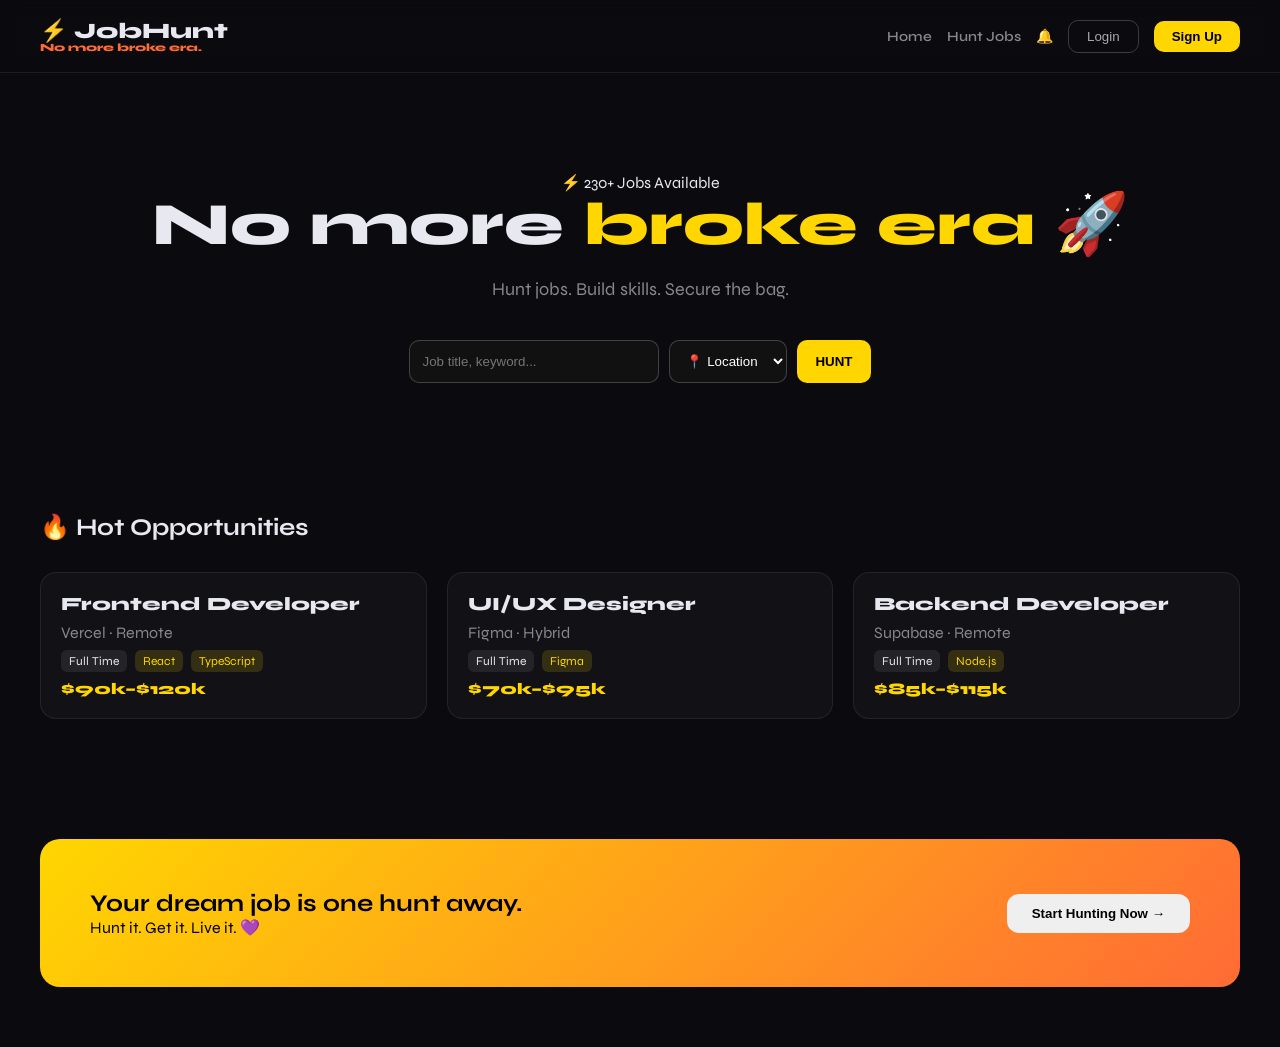
<file: Task3/index.html>
<!DOCTYPE html>
<html lang="en">
<head>
  <meta charset="UTF-8">
  <title>JobHunt – No More Broke Era</title>
  <meta name="viewport" content="width=device-width, initial-scale=1.0">

  <!-- Fonts -->
  <link href="https://fonts.googleapis.com/css2?family=Syne:wght@400;700;800;900&family=DM+Sans:wght@400;500;700&display=swap" rel="stylesheet">

  <link rel="stylesheet" href="style.css">
</head>
<body>

  <!-- Navbar -->
  <nav class="navbar">
    <div class="logo">
      ⚡ <span>JobHunt</span>
      <small>No more broke era.</small>
    </div>

    <div class="nav-links">
      <a href="#">Home</a>
      <a href="#">Hunt Jobs</a>
      <a href="#">🔔</a>
      <button class="btn-ghost">Login</button>
      <button class="btn-primary">Sign Up</button>
    </div>
  </nav>

  <!-- Hero Section -->
  <section class="hero">
    <p class="tagline">⚡ 230+ Jobs Available</p>
    <h1>No more <span>broke era 🚀</span></h1>
    <p class="subtitle">
      Hunt jobs. Build skills. Secure the bag.
    </p>

    <div class="search-bar">
      <input type="text" placeholder="Job title, keyword...">
      <select>
        <option>📍 Location</option>
        <option>Remote</option>
        <option>Hybrid</option>
        <option>On-site</option>
      </select>
      <button class="btn-primary">HUNT</button>
    </div>
  </section>

  <!-- Hot Jobs -->
  <section class="jobs">
    <h2>🔥 Hot Opportunities</h2>

    <div class="job-grid">
      <div class="job-card">
        <h3>Frontend Developer</h3>
        <p>Vercel · Remote</p>
        <div class="tags">
          <span>Full Time</span>
          <span class="yellow">React</span>
          <span class="yellow">TypeScript</span>
        </div>
        <div class="salary">$90k–$120k</div>
      </div>

      <div class="job-card">
        <h3>UI/UX Designer</h3>
        <p>Figma · Hybrid</p>
        <div class="tags">
          <span>Full Time</span>
          <span class="yellow">Figma</span>
        </div>
        <div class="salary">$70k–$95k</div>
      </div>

      <div class="job-card">
        <h3>Backend Developer</h3>
        <p>Supabase · Remote</p>
        <div class="tags">
          <span>Full Time</span>
          <span class="yellow">Node.js</span>
        </div>
        <div class="salary">$85k–$115k</div>
      </div>
    </div>
  </section>

  <!-- CTA -->
  <section class="cta">
    <div>
      <h2>Your dream job is one hunt away.</h2>
      <p>Hunt it. Get it. Live it. 💜</p>
    </div>
    <button>Start Hunting Now →</button>
  </section>

</body>
</html>
</file>
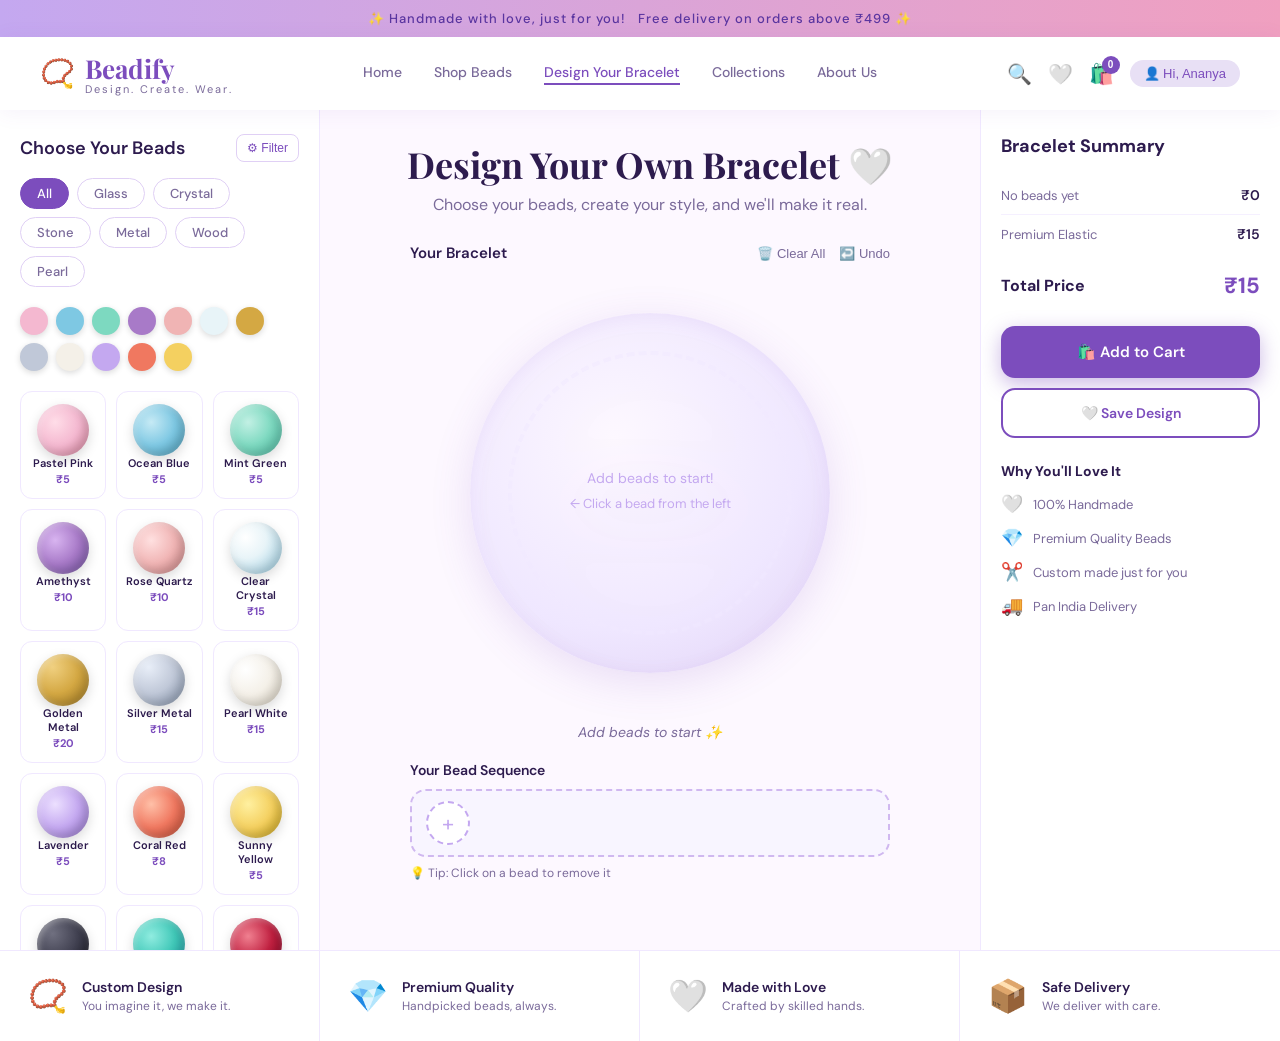
<file: Task5/index.html>
<!DOCTYPE html>
<html lang="en">
<head>
<meta charset="UTF-8">
<meta name="viewport" content="width=device-width, initial-scale=1.0">
<title>Beadify – Design Your Bracelet</title>
<link href="https://fonts.googleapis.com/css2?family=Playfair+Display:ital,wght@0,400;0,700;1,400&family=DM+Sans:wght@300;400;500;600&display=swap" rel="stylesheet">
<style>
:root {
  --lavender: #e8e0f5;
  --purple: #7c4dbd;
  --purple-dark: #5a35a0;
  --purple-light: #c4a8f0;
  --pink: #f0a0c0;
  --gold: #d4a843;
  --cream: #fdf8ff;
  --text: #2d1b4e;
  --text-light: #7a6a9a;
  --white: #ffffff;
  --shadow: 0 8px 32px rgba(124,77,189,0.12);
  --shadow-lg: 0 20px 60px rgba(124,77,189,0.2);
  --radius: 20px;
  --radius-sm: 12px;
}
* { margin:0; padding:0; box-sizing:border-box; }
body {
  font-family: 'DM Sans', sans-serif;
  background: var(--cream);
  color: var(--text);
  min-height: 100vh;
  overflow-x: hidden;
}

/* ── TOP BANNER ── */
.banner {
  background: linear-gradient(90deg, #c4a8f0, #f0a0c0, #c4a8f0);
  background-size: 200%;
  animation: shimmer 4s linear infinite;
  text-align: center;
  padding: 10px;
  font-size: 13px;
  font-weight: 500;
  letter-spacing: 1px;
  color: var(--purple-dark);
}
@keyframes shimmer { 0%{background-position:0%} 100%{background-position:200%} }

/* ── NAV ── */
nav {
  background: white;
  box-shadow: 0 2px 20px rgba(124,77,189,0.08);
  position: sticky; top:0; z-index:100;
  display: flex; align-items:center; justify-content:space-between;
  padding: 14px 40px;
}
.logo { display:flex; align-items:center; gap:10px; }
.logo-icon { font-size:28px; }
.logo-text { font-family:'Playfair Display',serif; font-size:26px; font-weight:700; color:var(--purple); }
.logo-sub { font-size:11px; color:var(--text-light); letter-spacing:2px; margin-top:-4px; }
.nav-links { display:flex; gap:32px; }
.nav-links a { text-decoration:none; color:var(--text-light); font-size:14px; font-weight:500; transition:.2s; }
.nav-links a:hover, .nav-links a.active { color:var(--purple); }
.nav-links a.active { border-bottom:2px solid var(--purple); padding-bottom:2px; }
.nav-icons { display:flex; align-items:center; gap:16px; }
.nav-icons button { background:none; border:none; cursor:pointer; font-size:20px; color:var(--text-light); position:relative; transition:.2s; }
.nav-icons button:hover { color:var(--purple); transform:scale(1.1); }
.cart-count {
  position:absolute; top:-6px; right:-6px;
  background:var(--purple); color:white;
  font-size:10px; width:18px; height:18px;
  border-radius:50%; display:flex; align-items:center; justify-content:center;
  font-weight:700;
}
.user-btn { display:flex; align-items:center; gap:8px; background:var(--lavender)!important; padding:6px 14px!important; border-radius:30px!important; font-size:13px!important; color:var(--purple)!important; }

/* ── MAIN LAYOUT ── */
.main { display:grid; grid-template-columns:320px 1fr 300px; gap:0; min-height:calc(100vh - 120px); }

/* ── LEFT PANEL ── */
.left-panel {
  background:white;
  border-right:1px solid #f0e8ff;
  padding:24px 20px;
  overflow-y:auto;
  max-height:calc(100vh - 60px);
  position:sticky; top:60px;
}
.panel-title { font-size:18px; font-weight:600; margin-bottom:16px; display:flex; justify-content:space-between; align-items:center; }
.filter-btn { background:none; border:1px solid #e0d0f5; border-radius:8px; padding:6px 10px; cursor:pointer; font-size:12px; color:var(--purple); display:flex; align-items:center; gap:4px; }
.filter-tabs { display:flex; flex-wrap:wrap; gap:8px; margin-bottom:20px; }
.filter-tab {
  padding:6px 16px; border-radius:20px; border:1.5px solid #e0d0f5;
  font-size:13px; cursor:pointer; background:white; color:var(--text-light);
  transition:.2s; font-weight:500;
}
.filter-tab.active { background:var(--purple); color:white; border-color:var(--purple); }
.color-filters { display:flex; flex-wrap:wrap; gap:8px; margin-bottom:20px; }
.color-dot {
  width:28px; height:28px; border-radius:50%; cursor:pointer;
  transition:.2s; border:2px solid transparent;
  box-shadow:0 2px 6px rgba(0,0,0,0.15);
}
.color-dot.active { border-color:var(--purple); transform:scale(1.2); }
.color-dot:hover { transform:scale(1.15); }

.beads-grid { display:grid; grid-template-columns:repeat(3,1fr); gap:10px; }
.bead-card {
  border:1.5px solid #f0e8ff; border-radius:var(--radius-sm); padding:12px 8px;
  text-align:center; cursor:pointer; transition:.25s; background:white;
  position:relative; overflow:hidden;
}
.bead-card:hover { border-color:var(--purple); transform:translateY(-3px); box-shadow:var(--shadow); }
.bead-card.selected { border-color:var(--purple); background:#f8f3ff; }
.bead-card::after {
  content:'✓'; position:absolute; top:6px; right:6px;
  background:var(--purple); color:white; width:18px; height:18px;
  border-radius:50%; font-size:10px; display:flex; align-items:center; justify-content:center;
  opacity:0; transition:.2s;
}
.bead-card.selected::after { opacity:1; }
.bead-visual {
  width:52px; height:52px; border-radius:50%; margin:0 auto 8px;
  position:relative; display:flex; align-items:center; justify-content:center;
}
.bead-name { font-size:11px; font-weight:600; color:var(--text); }
.bead-price { font-size:11px; color:var(--purple); font-weight:700; margin-top:2px; }

.section-title { font-size:15px; font-weight:600; margin:20px 0 12px; color:var(--text); }
.charms-grid { display:grid; grid-template-columns:repeat(3,1fr); gap:10px; margin-bottom:16px; }
.charm-card {
  border:1.5px solid #f0e8ff; border-radius:var(--radius-sm); padding:10px 6px;
  text-align:center; cursor:pointer; transition:.25s; background:white;
}
.charm-card:hover { border-color:var(--gold); transform:translateY(-2px); box-shadow:var(--shadow); }
.charm-card.selected { border-color:var(--gold); background:#fffaf0; }
.charm-emoji { font-size:24px; margin-bottom:4px; }
.charm-name { font-size:10px; font-weight:600; }
.charm-price { font-size:10px; color:var(--gold); font-weight:700; }

.strings-list { display:flex; flex-direction:column; gap:8px; margin-bottom:16px; }
.string-item {
  display:flex; align-items:center; gap:10px; padding:10px 14px;
  border:1.5px solid #f0e8ff; border-radius:var(--radius-sm); cursor:pointer; transition:.2s;
}
.string-item:hover { border-color:var(--purple); }
.string-item.selected { border-color:var(--purple); background:#f8f3ff; }
.string-swatch { width:32px; height:8px; border-radius:4px; }
.string-info { flex:1; }
.string-name { font-size:12px; font-weight:600; }
.string-price { font-size:11px; color:var(--purple); }

/* ── CENTER PANEL ── */
.center-panel { padding:30px 40px; display:flex; flex-direction:column; align-items:center; }
.design-header { text-align:center; margin-bottom:28px; }
.design-header h1 { font-family:'Playfair Display',serif; font-size:36px; font-weight:700; }
.design-header p { color:var(--text-light); margin-top:6px; }
.design-subtitle-heart { color:var(--pink); }

/* BRACELET CANVAS */
.bracelet-wrapper {
  width:440px; height:440px; position:relative;
  display:flex; align-items:center; justify-content:center;
}
.bracelet-bg {
  position:absolute; width:360px; height:360px;
  border-radius:50%; background:radial-gradient(circle at 40% 35%, #fdf8ff, #f0e8ff 60%, #e0d0f5);
  box-shadow: inset 0 4px 20px rgba(124,77,189,0.08), 0 10px 40px rgba(124,77,189,0.15);
}
#bracelet-svg {
  position:relative; width:440px; height:440px;
  filter: drop-shadow(0 10px 30px rgba(124,77,189,0.2));
}
.bracelet-label {
  text-align:center; font-size:14px; color:var(--text-light);
  margin-top:10px; font-style:italic;
}
.bracelet-label.wow { color:var(--purple); font-style:normal; font-weight:600; font-size:15px; }

/* FLYING BEAD ANIMATION */
.flying-bead {
  position:fixed; border-radius:50%; pointer-events:none; z-index:9999;
  transition:none; box-shadow:0 4px 12px rgba(0,0,0,0.3);
}

/* BEAD SEQUENCE */
.sequence-container { width:100%; margin-top:20px; }
.sequence-label { font-size:14px; font-weight:600; margin-bottom:10px; }
.sequence-row {
  display:flex; flex-wrap:wrap; gap:8px; align-items:center;
  min-height:60px; background:#f8f5ff; border-radius:16px;
  padding:10px 14px; border:2px dashed #d0b8f0;
}
.seq-bead {
  width:44px; height:44px; border-radius:50%; cursor:pointer;
  position:relative; flex-shrink:0;
  transition:transform .2s;
  animation: dropIn .3s cubic-bezier(0.34,1.56,0.64,1) both;
}
@keyframes dropIn { from{opacity:0;transform:scale(0)} to{opacity:1;transform:scale(1)} }
.seq-bead:hover { transform:scale(1.15); }
.seq-bead .remove-x {
  display:none; position:absolute; top:-4px; right:-4px;
  width:16px; height:16px; border-radius:50%; background:#ff4466; color:white;
  font-size:9px; align-items:center; justify-content:center;
  box-shadow:0 2px 6px rgba(255,68,102,0.4);
}
.seq-bead:hover .remove-x { display:flex; }
.seq-add {
  width:44px; height:44px; border-radius:50%; background:white;
  border:2px dashed #c4a8f0; display:flex; align-items:center; justify-content:center;
  font-size:22px; color:#c4a8f0; cursor:pointer; transition:.2s; flex-shrink:0;
}
.seq-add:hover { border-color:var(--purple); color:var(--purple); transform:scale(1.1); }
.tip-text { font-size:12px; color:var(--text-light); margin-top:8px; display:flex; align-items:center; gap:4px; }

/* ── RIGHT PANEL ── */
.right-panel {
  background:white; border-left:1px solid #f0e8ff;
  padding:24px 20px; overflow-y:auto;
  max-height:calc(100vh - 60px);
  position:sticky; top:60px;
}
.summary-title { font-size:18px; font-weight:700; margin-bottom:18px; }
.summary-item { display:flex; justify-content:space-between; align-items:center; padding:10px 0; border-bottom:1px solid #f5f0ff; }
.summary-item:last-of-type { border-bottom:none; }
.summary-name { font-size:13px; color:var(--text-light); }
.summary-price { font-size:14px; font-weight:600; color:var(--text); }
.total-row { display:flex; justify-content:space-between; align-items:center; padding:14px 0; margin-top:4px; }
.total-label { font-size:16px; font-weight:700; }
.total-price { font-size:22px; font-weight:700; color:var(--purple); }

.btn-cart {
  width:100%; padding:16px; background:var(--purple);
  color:white; border:none; border-radius:14px; font-size:15px;
  font-weight:600; cursor:pointer; margin-top:12px;
  display:flex; align-items:center; justify-content:center; gap:8px;
  transition:.25s; font-family:'DM Sans',sans-serif;
  box-shadow:0 6px 20px rgba(124,77,189,0.4);
}
.btn-cart:hover { background:var(--purple-dark); transform:translateY(-2px); box-shadow:0 10px 28px rgba(124,77,189,0.5); }
.btn-save {
  width:100%; padding:14px; background:white;
  color:var(--purple); border:2px solid var(--purple); border-radius:14px;
  font-size:14px; font-weight:600; cursor:pointer; margin-top:10px;
  display:flex; align-items:center; justify-content:center; gap:8px;
  transition:.25s; font-family:'DM Sans',sans-serif;
}
.btn-save:hover { background:var(--lavender); transform:translateY(-1px); }

.why-section { margin-top:24px; }
.why-title { font-size:14px; font-weight:700; margin-bottom:12px; }
.why-item { display:flex; align-items:center; gap:10px; margin-bottom:10px; font-size:13px; color:var(--text-light); }
.why-icon { font-size:18px; }

/* ── BOTTOM FEATURES ── */
.features {
  display:grid; grid-template-columns:repeat(4,1fr); gap:0;
  background:white; border-top:1px solid #f0e8ff; margin-top:0;
}
.feat-item { padding:24px 28px; display:flex; align-items:center; gap:14px; border-right:1px solid #f0e8ff; }
.feat-item:last-child { border-right:none; }
.feat-icon { font-size:32px; }
.feat-title { font-size:14px; font-weight:600; }
.feat-sub { font-size:12px; color:var(--text-light); margin-top:2px; }

/* ── PACKING ANIMATION OVERLAY ── */
#pack-overlay {
  position:fixed; inset:0; background:rgba(44,18,78,0.88);
  display:none; align-items:center; justify-content:center;
  z-index:10000; backdrop-filter:blur(6px);
}
#pack-overlay.show { display:flex; }
.pack-stage {
  position:relative; width:420px; height:420px;
  display:flex; align-items:center; justify-content:center;
}
.pack-msg {
  position:absolute; bottom:-60px; width:100%; text-align:center;
  font-size:20px; font-weight:600; color:white; font-family:'Playfair Display',serif;
}
/* BOX ANIMATION */
.box-wrap { position:relative; width:240px; height:220px; }
.box-body {
  position:absolute; bottom:0; left:50%; transform:translateX(-50%);
  width:220px; height:140px;
  background:linear-gradient(135deg,#c4a8f0,#9c72d0);
  border-radius:8px 8px 16px 16px;
  box-shadow:0 20px 50px rgba(0,0,0,0.4);
}
.box-lid {
  position:absolute; top:0; left:50%; transform:translateX(-50%) rotateX(0deg);
  width:232px; height:52px;
  background:linear-gradient(135deg,#d4b8ff,#b090e0);
  border-radius:10px 10px 0 0;
  transform-origin:bottom center;
  transition:transform 1s cubic-bezier(0.34,1.3,0.64,1);
  box-shadow:0 -4px 16px rgba(0,0,0,0.2);
}
.box-lid.open { transform:translateX(-50%) perspective(400px) rotateX(-130deg); }
.box-ribbon {
  position:absolute; top:0; left:50%; transform:translateX(-50%);
  width:16px; height:100%; background:var(--gold); opacity:0.7;
}
.box-ribbon-h {
  position:absolute; top:50%; left:0; transform:translateY(-50%);
  width:100%; height:16px; background:var(--gold); opacity:0.7;
}
.box-bow {
  position:absolute; top:-16px; left:50%; transform:translateX(-50%);
  font-size:28px;
}
.bracelet-in-box {
  position:absolute; top:50%; left:50%; transform:translate(-50%,-50%) scale(0);
  font-size:48px;
  transition:transform 0.8s cubic-bezier(0.34,1.6,0.64,1) 1.2s;
}
.bracelet-in-box.show { transform:translate(-50%,-50%) scale(1); }
.sparkles { position:absolute; inset:0; pointer-events:none; }
.sparkle {
  position:absolute; font-size:20px;
  animation:sparkle-float 2s ease-out both;
  opacity:0;
}
@keyframes sparkle-float {
  0%{opacity:0;transform:scale(0) translateY(0)}
  40%{opacity:1;transform:scale(1.2) translateY(-20px)}
  100%{opacity:0;transform:scale(0.5) translateY(-60px)}
}
.close-overlay {
  position:absolute; top:20px; right:20px;
  background:rgba(255,255,255,0.1); border:none; color:white;
  font-size:22px; width:40px; height:40px; border-radius:50%;
  cursor:pointer; display:flex; align-items:center; justify-content:center;
  transition:.2s;
}
.close-overlay:hover { background:rgba(255,255,255,0.2); }
.proceed-btn {
  position:absolute; bottom:-110px; left:50%; transform:translateX(-50%);
  background:white; color:var(--purple); border:none; padding:14px 32px;
  border-radius:30px; font-size:15px; font-weight:700; cursor:pointer;
  font-family:'DM Sans',sans-serif; box-shadow:0 8px 24px rgba(0,0,0,0.3);
  transition:.2s; white-space:nowrap;
}
.proceed-btn:hover { background:var(--lavender); transform:translateX(-50%) translateY(-2px); }

/* ── BEAD SPHERE STYLES ── */
.bead-sphere {
  width:52px; height:52px; border-radius:50%;
  position:relative; margin:0 auto;
}
</style>
</head>
<body>

<div class="banner">✨ Handmade with love, just for you! &nbsp; Free delivery on orders above ₹499 ✨</div>

<nav>
  <div class="logo">
    <div class="logo-icon">📿</div>
    <div>
      <div class="logo-text">Beadify</div>
      <div class="logo-sub">Design. Create. Wear.</div>
    </div>
  </div>
  <div class="nav-links">
    <a href="#">Home</a>
    <a href="#">Shop Beads</a>
    <a href="#" class="active">Design Your Bracelet</a>
    <a href="#">Collections</a>
    <a href="#">About Us</a>
  </div>
  <div class="nav-icons">
    <button title="Search">🔍</button>
    <button title="Wishlist">🤍</button>
    <button title="Cart" id="cart-btn" onclick="triggerCartAnimation()">🛍️<span class="cart-count" id="cart-count">0</span></button>
    <button class="user-btn">👤 Hi, Ananya</button>
  </div>
</nav>

<div class="main">
  <!-- LEFT PANEL -->
  <div class="left-panel">
    <div class="panel-title">Choose Your Beads <button class="filter-btn">⚙ Filter</button></div>

    <div class="filter-tabs">
      <div class="filter-tab active" onclick="filterBeads('all',this)">All</div>
      <div class="filter-tab" onclick="filterBeads('glass',this)">Glass</div>
      <div class="filter-tab" onclick="filterBeads('crystal',this)">Crystal</div>
      <div class="filter-tab" onclick="filterBeads('stone',this)">Stone</div>
      <div class="filter-tab" onclick="filterBeads('metal',this)">Metal</div>
      <div class="filter-tab" onclick="filterBeads('wood',this)">Wood</div>
      <div class="filter-tab" onclick="filterBeads('pearl',this)">Pearl</div>
    </div>

    <div class="color-filters" id="color-filters"></div>
    <div class="beads-grid" id="beads-grid"></div>

    <div class="section-title">✨ Add a Charm</div>
    <div class="charms-grid" id="charms-grid"></div>

    <div class="section-title">🧵 Choose String</div>
    <div class="strings-list" id="strings-list"></div>
  </div>

  <!-- CENTER -->
  <div class="center-panel">
    <div class="design-header">
      <h1>Design Your Own Bracelet <span class="design-subtitle-heart">🤍</span></h1>
      <p>Choose your beads, create your style, and we'll make it real.</p>
    </div>

    <div style="display:flex;justify-content:space-between;width:100%;max-width:480px;margin-bottom:10px;">
      <span style="font-weight:600;font-size:15px;">Your Bracelet</span>
      <span style="display:flex;gap:14px;">
        <button onclick="clearAll()" style="background:none;border:none;cursor:pointer;color:var(--text-light);font-size:13px;display:flex;align-items:center;gap:4px;">🗑️ Clear All</button>
        <button onclick="undoLast()" style="background:none;border:none;cursor:pointer;color:var(--text-light);font-size:13px;display:flex;align-items:center;gap:4px;">↩️ Undo</button>
      </span>
    </div>

    <div class="bracelet-wrapper">
      <div class="bracelet-bg"></div>
      <svg id="bracelet-svg" viewBox="0 0 440 440" xmlns="http://www.w3.org/2000/svg">
        <defs>
          <filter id="bead-shadow">
            <feDropShadow dx="0" dy="3" stdDeviation="3" flood-opacity="0.25"/>
          </filter>
        </defs>
        <!-- string circle -->
        <circle id="string-circle" cx="220" cy="220" r="140" fill="none" stroke="#d4a843" stroke-width="4" stroke-dasharray="8,4" opacity="0.5"/>
        <!-- beads group -->
        <g id="beads-on-bracelet"></g>
        <!-- charm group -->
        <g id="charm-on-bracelet"></g>
        <!-- empty state -->
        <text id="empty-txt" x="220" y="210" text-anchor="middle" fill="#c4a8f0" font-size="14" font-family="DM Sans">Add beads to start!</text>
        <text id="empty-txt2" x="220" y="235" text-anchor="middle" fill="#c4a8f0" font-size="13" font-family="DM Sans">← Click a bead from the left</text>
      </svg>
    </div>
    <div class="bracelet-label" id="bracelet-label">Looking beautiful! 💕</div>

    <div class="sequence-container" style="max-width:480px;">
      <div class="sequence-label">Your Bead Sequence</div>
      <div class="sequence-row" id="seq-row">
        <div class="seq-add" onclick="document.querySelector('.beads-grid').scrollIntoView({behavior:'smooth'})">+</div>
      </div>
      <div class="tip-text">💡 Tip: Click on a bead to remove it</div>
    </div>
  </div>

  <!-- RIGHT PANEL -->
  <div class="right-panel">
    <div class="summary-title">Bracelet Summary</div>
    <div id="summary-items">
      <div class="summary-item"><span class="summary-name">No beads yet</span><span class="summary-price">₹0</span></div>
    </div>
    <div class="total-row">
      <span class="total-label">Total Price</span>
      <span class="total-price" id="total-price">₹0</span>
    </div>

    <button class="btn-cart" onclick="triggerCartAnimation()">🛍️ Add to Cart</button>
    <button class="btn-save">🤍 Save Design</button>

    <div class="why-section">
      <div class="why-title">Why You'll Love It</div>
      <div class="why-item"><span class="why-icon">🤍</span> 100% Handmade</div>
      <div class="why-item"><span class="why-icon">💎</span> Premium Quality Beads</div>
      <div class="why-item"><span class="why-icon">✂️</span> Custom made just for you</div>
      <div class="why-item"><span class="why-icon">🚚</span> Pan India Delivery</div>
    </div>
  </div>
</div>

<!-- FEATURES BAR -->
<div class="features">
  <div class="feat-item"><div class="feat-icon">📿</div><div><div class="feat-title">Custom Design</div><div class="feat-sub">You imagine it, we make it.</div></div></div>
  <div class="feat-item"><div class="feat-icon">💎</div><div><div class="feat-title">Premium Quality</div><div class="feat-sub">Handpicked beads, always.</div></div></div>
  <div class="feat-item"><div class="feat-icon">🤍</div><div><div class="feat-title">Made with Love</div><div class="feat-sub">Crafted by skilled hands.</div></div></div>
  <div class="feat-item"><div class="feat-icon">📦</div><div><div class="feat-title">Safe Delivery</div><div class="feat-sub">We deliver with care.</div></div></div>
</div>

<!-- PACK OVERLAY -->
<div id="pack-overlay">
  <button class="close-overlay" onclick="closeOverlay()">✕</button>
  <div class="pack-stage">
    <div class="box-wrap" id="box-wrap">
      <div class="box-lid" id="box-lid">
        <div class="box-ribbon"></div>
        <div class="box-bow">🎀</div>
      </div>
      <div class="box-body">
        <div class="box-ribbon"></div>
        <div class="box-ribbon-h"></div>
        <div class="bracelet-in-box" id="bracelet-in-box">📿</div>
      </div>
    </div>
    <div class="sparkles" id="sparkles"></div>
    <div class="pack-msg" id="pack-msg">Your bracelet is being packed!</div>
    <button class="proceed-btn" id="proceed-btn" style="display:none;" onclick="proceedToCheckout()">🎉 Proceed to Checkout →</button>
  </div>
</div>

<script>
// ─── DATA ───────────────────────────────────────────────────────
const BEADS = [
  { id:'b1', name:'Pastel Pink', price:5, type:'glass', color:'#f4b8d0', gradient:'radial-gradient(circle at 35% 35%, #ffdde8, #f4b8d0 50%, #d8809a)' },
  { id:'b2', name:'Ocean Blue', price:5, type:'glass', color:'#7ec8e3', gradient:'radial-gradient(circle at 35% 35%, #c6eaf5, #7ec8e3 50%, #4a9cb8)' },
  { id:'b3', name:'Mint Green', price:5, type:'glass', color:'#7dd9c0', gradient:'radial-gradient(circle at 35% 35%, #c2f0e4, #7dd9c0 50%, #4ab8a0)' },
  { id:'b4', name:'Amethyst', price:10, type:'stone', color:'#a87ac8', gradient:'radial-gradient(circle at 35% 35%, #d8b4f0, #a87ac8 50%, #7050a0)' },
  { id:'b5', name:'Rose Quartz', price:10, type:'stone', color:'#f0b4b4', gradient:'radial-gradient(circle at 35% 35%, #ffe0e0, #f0b4b4 50%, #c88080)' },
  { id:'b6', name:'Clear Crystal', price:15, type:'crystal', color:'#e8f4f8', gradient:'radial-gradient(circle at 30% 30%, #ffffff, #e8f4f8 40%, #b0d8e8 80%, #8ac0d8)' },
  { id:'b7', name:'Golden Metal', price:20, type:'metal', color:'#d4a843', gradient:'radial-gradient(circle at 30% 25%, #f0d080, #d4a843 50%, #a07820)' },
  { id:'b8', name:'Silver Metal', price:15, type:'metal', color:'#c0c8d8', gradient:'radial-gradient(circle at 30% 25%, #e8eef8, #c0c8d8 50%, #8090a8)' },
  { id:'b9', name:'Pearl White', price:15, type:'pearl', color:'#f4f0e8', gradient:'radial-gradient(circle at 30% 30%, #ffffff, #f4f0e8 50%, #d8d0c0)' },
  { id:'b10', name:'Lavender', price:5, type:'glass', color:'#c4a8f0', gradient:'radial-gradient(circle at 35% 35%, #ece0ff, #c4a8f0 50%, #9070c8)' },
  { id:'b11', name:'Coral Red', price:8, type:'glass', color:'#f07860', gradient:'radial-gradient(circle at 35% 35%, #ffc0a8, #f07860 50%, #c04830)' },
  { id:'b12', name:'Sunny Yellow', price:5, type:'glass', color:'#f4d060', gradient:'radial-gradient(circle at 35% 35%, #fff0a0, #f4d060 50%, #c8a010)' },
  { id:'b13', name:'Jet Black', price:10, type:'glass', color:'#404050', gradient:'radial-gradient(circle at 30% 30%, #707080, #404050 50%, #101018)' },
  { id:'b14', name:'Turquoise', price:12, type:'stone', color:'#40c8b8', gradient:'radial-gradient(circle at 35% 35%, #90ece0, #40c8b8 50%, #1890a0)' },
  { id:'b15', name:'Ruby Red', price:12, type:'stone', color:'#c02040', gradient:'radial-gradient(circle at 35% 35%, #f08090, #c02040 50%, #800020)' },
  { id:'b16', name:'Sapphire', price:18, type:'crystal', color:'#3050c0', gradient:'radial-gradient(circle at 30% 30%, #8090e8, #3050c0 50%, #102080)' },
  { id:'b17', name:'Emerald', price:18, type:'crystal', color:'#208040', gradient:'radial-gradient(circle at 30% 30%, #70d090, #208040 50%, #085020)' },
  { id:'b18', name:'Rose Gold', price:22, type:'metal', color:'#e0a090', gradient:'radial-gradient(circle at 30% 25%, #f8d0c0, #e0a090 50%, #b06050)' },
  { id:'b19', name:'Ebony Wood', price:8, type:'wood', color:'#604030', gradient:'radial-gradient(circle at 35% 35%, #907060, #604030 50%, #302010)' },
  { id:'b20', name:'Sandalwood', price:8, type:'wood', color:'#d0a070', gradient:'radial-gradient(circle at 35% 35%, #edd0a0, #d0a070 50%, #a06030)' },
  { id:'b21', name:'Milky Opal', price:20, type:'crystal', color:'#e8e4f8', gradient:'radial-gradient(circle at 35% 35%, #ffffff, #e8e4f8 40%, #c0b8e0 70%, #f0d8f8)' },
  { id:'b22', name:'Midnight Blue', price:10, type:'glass', color:'#203060', gradient:'radial-gradient(circle at 30% 30%, #506090, #203060 50%, #081030)' },
  { id:'b23', name:'Peach Glow', price:7, type:'glass', color:'#f8c098', gradient:'radial-gradient(circle at 35% 35%, #ffe0c0, #f8c098 50%, #d08048)' },
  { id:'b24', name:'Jade Green', price:14, type:'stone', color:'#508060', gradient:'radial-gradient(circle at 35% 35%, #90c0a0, #508060 50%, #284838)' },
];

const CHARMS = [
  { id:'c1', name:'Golden Heart', price:30, emoji:'💛', label:'Heart' },
  { id:'c2', name:'Silver Star', price:25, emoji:'⭐', label:'Star' },
  { id:'c3', name:'Moon Charm', price:28, emoji:'🌙', label:'Moon' },
  { id:'c4', name:'Butterfly', price:35, emoji:'🦋', label:'Butterfly' },
  { id:'c5', name:'Infinity', price:30, emoji:'♾️', label:'Infinity' },
  { id:'c6', name:'Crown', price:40, emoji:'👑', label:'Crown' },
  { id:'c7', name:'Flower', price:25, emoji:'🌸', label:'Flower' },
  { id:'c8', name:'Leaf', price:20, emoji:'🍃', label:'Leaf' },
  { id:'c9', name:'Horseshoe', price:32, emoji:'🧲', label:'Lucky' },
  { id:'c10', name:'Evil Eye', price:38, emoji:'🧿', label:'Evil Eye' },
  { id:'c11', name:'Diamond', price:45, emoji:'💎', label:'Diamond' },
  { id:'c12', name:'Key', price:28, emoji:'🗝️', label:'Key' },
];

const STRINGS = [
  { id:'s1', name:'Premium Elastic', price:15, color:'#f0e8ff' },
  { id:'s2', name:'Gold Wire', price:25, color:'#d4a843' },
  { id:'s3', name:'Silver Wire', price:22, color:'#c0c8d8' },
  { id:'s4', name:'Rose Gold Wire', price:28, color:'#e0a090' },
  { id:'s5', name:'Black Cord', price:10, color:'#404050' },
  { id:'s6', name:'White Thread', price:12, color:'#f4f0e8' },
];

// ─── STATE ──────────────────────────────────────────────────────
let selectedBeads = []; // array of bead ids placed on bracelet
let selectedCharm = null;
let selectedString = STRINGS[0];
let cartCount = 0;
let activeFilter = 'all';

// ─── RENDER LEFT PANEL ──────────────────────────────────────────
function renderBeadsGrid() {
  const grid = document.getElementById('beads-grid');
  const filtered = activeFilter === 'all' ? BEADS : BEADS.filter(b => b.type === activeFilter);
  grid.innerHTML = filtered.map(b => `
    <div class="bead-card" id="card-${b.id}" onclick="addBead('${b.id}', event)">
      <div class="bead-sphere" style="background:${b.gradient}; box-shadow: inset -4px -4px 10px rgba(0,0,0,0.15), inset 2px 2px 6px rgba(255,255,255,0.4), 0 4px 12px rgba(0,0,0,0.15);"></div>
      <div class="bead-name">${b.name}</div>
      <div class="bead-price">₹${b.price}</div>
    </div>
  `).join('');
}

function renderCharms() {
  const grid = document.getElementById('charms-grid');
  grid.innerHTML = CHARMS.map(c => `
    <div class="charm-card" id="charm-card-${c.id}" onclick="selectCharm('${c.id}')">
      <div class="charm-emoji">${c.emoji}</div>
      <div class="charm-name">${c.label}</div>
      <div class="charm-price">₹${c.price}</div>
    </div>
  `).join('');
}

function renderStrings() {
  const list = document.getElementById('strings-list');
  list.innerHTML = STRINGS.map(s => `
    <div class="string-item ${selectedString.id === s.id ? 'selected' : ''}" onclick="selectString('${s.id}')">
      <div class="string-swatch" style="background:${s.color};border:1px solid #ddd;"></div>
      <div class="string-info">
        <div class="string-name">${s.name}</div>
        <div class="string-price">₹${s.price}</div>
      </div>
      ${selectedString.id === s.id ? '<span style="color:var(--purple);font-size:16px;">✓</span>' : ''}
    </div>
  `).join('');
}

function renderColorDots() {
  const colors = [...new Set(BEADS.map(b => b.color))].slice(0, 12);
  const cont = document.getElementById('color-filters');
  cont.innerHTML = colors.map(c => `
    <div class="color-dot" style="background:${c}" onclick=""></div>
  `).join('');
}

function filterBeads(type, el) {
  activeFilter = type;
  document.querySelectorAll('.filter-tab').forEach(t => t.classList.remove('active'));
  el.classList.add('active');
  renderBeadsGrid();
}

// ─── BEAD ACTIONS ────────────────────────────────────────────────
function getBead(id) { return BEADS.find(b => b.id === id); }
function getCharm(id) { return CHARMS.find(c => c.id === id); }

function addBead(id, evt) {
  if (selectedBeads.length >= 24) {
    showToast('Max 24 beads reached!'); return;
  }
  selectedBeads.push(id);
  flyBeadAnimation(id, evt);
  updateAll();
}

function removeBeadAt(idx) {
  selectedBeads.splice(idx, 1);
  updateAll();
}

function undoLast() {
  if (selectedBeads.length === 0) return;
  selectedBeads.pop();
  updateAll();
}

function clearAll() {
  selectedBeads = [];
  selectedCharm = null;
  document.querySelectorAll('.charm-card').forEach(c => c.classList.remove('selected'));
  updateAll();
}

function selectCharm(id) {
  if (selectedCharm === id) { selectedCharm = null; }
  else { selectedCharm = id; }
  document.querySelectorAll('.charm-card').forEach(c => c.classList.remove('selected'));
  if (selectedCharm) document.getElementById('charm-card-' + selectedCharm).classList.add('selected');
  updateAll();
}

function selectString(id) {
  selectedString = STRINGS.find(s => s.id === id);
  renderStrings();
  updateBraceletSVG();
  updateSummary();
}

// ─── FLYING BEAD ANIMATION ───────────────────────────────────────
function flyBeadAnimation(beadId, evt) {
  const bead = getBead(beadId);
  const rect = evt ? evt.currentTarget.getBoundingClientRect() : null;
  if (!rect) { updateAll(); return; }

  const fly = document.createElement('div');
  fly.className = 'flying-bead';
  fly.style.cssText = `
    width:52px; height:52px;
    background:${bead.gradient};
    left:${rect.left + rect.width/2 - 26}px;
    top:${rect.top + rect.height/2 - 26}px;
    box-shadow: inset -4px -4px 10px rgba(0,0,0,0.15), inset 2px 2px 6px rgba(255,255,255,0.4), 0 6px 16px rgba(0,0,0,0.3);
  `;
  document.body.appendChild(fly);

  const svgRect = document.getElementById('bracelet-svg').getBoundingClientRect();
  const targetX = svgRect.left + svgRect.width / 2 - 26;
  const targetY = svgRect.top + svgRect.height / 2 - 26;

  const startX = rect.left + rect.width/2 - 26;
  const startY = rect.top + rect.height/2 - 26;

  const duration = 600;
  const startTime = performance.now();

  function animate(now) {
    const t = Math.min((now - startTime) / duration, 1);
    const ease = t < 0.5 ? 2*t*t : -1+(4-2*t)*t;
    const curveY = -120 * Math.sin(t * Math.PI);
    const x = startX + (targetX - startX) * ease;
    const y = startY + (targetY - startY) * ease + curveY;
    const scale = 1 - t * 0.4;
    fly.style.left = x + 'px';
    fly.style.top = y + 'px';
    fly.style.transform = `scale(${scale})`;
    fly.style.opacity = 1 - t * 0.5;
    if (t < 1) requestAnimationFrame(animate);
    else { fly.remove(); updateAll(); }
  }
  requestAnimationFrame(animate);
}

// ─── BRACELET SVG ─────────────────────────────────────────────────
function updateBraceletSVG() {
  const g = document.getElementById('beads-on-bracelet');
  const cg = document.getElementById('charm-on-bracelet');
  const emptyTxt = document.getElementById('empty-txt');
  const emptyTxt2 = document.getElementById('empty-txt2');
  const label = document.getElementById('bracelet-label');
  const stringCircle = document.getElementById('string-circle');

  // update string color
  stringCircle.setAttribute('stroke', selectedString.color === '#f4f0e8' ? '#c0b8a8' : selectedString.color);

  const total = selectedBeads.length;
  emptyTxt.style.display = total === 0 ? 'block' : 'none';
  emptyTxt2.style.display = total === 0 ? 'block' : 'none';

  if (total === 0) { g.innerHTML = ''; cg.innerHTML = ''; label.textContent = 'Add beads to start ✨'; label.className = 'bracelet-label'; return; }

  const cx = 220, cy = 220, r = 140;
  const angleStep = (2 * Math.PI) / Math.max(total + (selectedCharm ? 1 : 0), total);
  const startAngle = -Math.PI / 2;

  let svg = '';
  selectedBeads.forEach((bid, i) => {
    const bead = getBead(bid);
    const angle = startAngle + i * (2 * Math.PI) / Math.max(total + (selectedCharm ? 1 : 0), 1);
    const x = cx + r * Math.cos(angle);
    const y = cy + r * Math.sin(angle);
    const gradId = `grad-${bid}-${i}`;
    svg += `
      <defs>
        <radialGradient id="${gradId}" cx="35%" cy="35%" r="65%">
          <stop offset="0%" stop-color="white" stop-opacity="0.6"/>
          <stop offset="40%" stop-color="${bead.color}" stop-opacity="0.9"/>
          <stop offset="100%" stop-color="${bead.color}" stop-opacity="0.6" stop-color="${shadeColor(bead.color,-40)}"/>
        </radialGradient>
      </defs>
      <circle cx="${x}" cy="${y}" r="18" fill="${bead.gradient ? bead.color : bead.color}"
        style="filter:url(#bead-shadow)"
        fill="url(#${gradId})"
        class="bracelet-bead"
      />
      <circle cx="${x-5}" cy="${y-5}" r="5" fill="white" opacity="0.4"/>
    `;
  });

  g.innerHTML = svg;

  // Charm
  if (selectedCharm) {
    const charm = getCharm(selectedCharm);
    const charmAngle = startAngle + total * (2 * Math.PI) / Math.max(total + 1, 1);
    const cx2 = cx + r * Math.cos(charmAngle);
    const cy2 = cy + r * Math.sin(charmAngle);
    cg.innerHTML = `<text x="${cx2}" y="${cy2+8}" text-anchor="middle" font-size="28">${charm.emoji}</text>`;
  } else {
    cg.innerHTML = '';
  }

  const msgs = ['Looking amazing! 💕','So beautiful! ✨','Gorgeous choice! 🌟','Stunning! 💜','Almost there! 🎀'];
  label.textContent = msgs[Math.min(total - 1, msgs.length - 1)];
  label.className = total >= 10 ? 'bracelet-label wow' : 'bracelet-label';
}

function shadeColor(color, amount) {
  // simple hex shade
  try {
    let hex = color.replace('#','');
    let r = Math.max(0,Math.min(255,parseInt(hex.substr(0,2),16)+amount));
    let g = Math.max(0,Math.min(255,parseInt(hex.substr(2,2),16)+amount));
    let b = Math.max(0,Math.min(255,parseInt(hex.substr(4,2),16)+amount));
    return '#'+[r,g,b].map(v=>v.toString(16).padStart(2,'0')).join('');
  } catch { return color; }
}

// ─── SEQUENCE ROW ─────────────────────────────────────────────────
function updateSequenceRow() {
  const row = document.getElementById('seq-row');
  row.innerHTML = selectedBeads.map((bid, i) => {
    const bead = getBead(bid);
    return `
      <div class="seq-bead" style="background:${bead.gradient};box-shadow:inset -2px -2px 6px rgba(0,0,0,0.15),inset 1px 1px 4px rgba(255,255,255,0.4),0 3px 8px rgba(0,0,0,0.15);" onclick="removeBeadAt(${i})">
        <div class="remove-x">✕</div>
      </div>
    `;
  }).join('') + `<div class="seq-add" onclick="document.querySelector('.beads-grid').scrollIntoView({behavior:'smooth'})">+</div>`;
}

// ─── SUMMARY ──────────────────────────────────────────────────────
function updateSummary() {
  const summaryEl = document.getElementById('summary-items');
  const totalEl = document.getElementById('total-price');

  const beadCosts = {};
  let beadTotal = 0;
  selectedBeads.forEach(bid => {
    const b = getBead(bid);
    beadCosts[b.name] = (beadCosts[b.name] || 0) + b.price;
    beadTotal += b.price;
  });

  let rows = '';
  if (selectedBeads.length === 0) {
    rows = `<div class="summary-item"><span class="summary-name">No beads yet</span><span class="summary-price">₹0</span></div>`;
  } else {
    rows = `<div class="summary-item"><span class="summary-name">Beads (${selectedBeads.length})</span><span class="summary-price">₹${beadTotal}</span></div>`;
  }

  let total = beadTotal + selectedString.price;

  if (selectedCharm) {
    const c = getCharm(selectedCharm);
    rows += `<div class="summary-item"><span class="summary-name">${c.name}</span><span class="summary-price">₹${c.price}</span></div>`;
    total += c.price;
  }

  rows += `<div class="summary-item"><span class="summary-name">${selectedString.name}</span><span class="summary-price">₹${selectedString.price}</span></div>`;

  summaryEl.innerHTML = rows;
  totalEl.textContent = '₹' + total;
}

function updateAll() {
  updateBraceletSVG();
  updateSequenceRow();
  updateSummary();
}

// ─── CART / PACK ANIMATION ────────────────────────────────────────
function triggerCartAnimation() {
  if (selectedBeads.length === 0) {
    showToast('Add some beads first! 📿'); return;
  }
  cartCount++;
  document.getElementById('cart-count').textContent = cartCount;
  const overlay = document.getElementById('pack-overlay');
  overlay.classList.add('show');
  runPackAnimation();
}

function runPackAnimation() {
  const lid = document.getElementById('box-lid');
  const braceletInBox = document.getElementById('bracelet-in-box');
  const msg = document.getElementById('pack-msg');
  const proceed = document.getElementById('proceed-btn');
  const sparkles = document.getElementById('sparkles');

  // reset
  lid.classList.remove('open');
  braceletInBox.classList.remove('show');
  sparkles.innerHTML = '';
  proceed.style.display = 'none';
  msg.textContent = 'Wrapping your bracelet... 🎀';

  setTimeout(() => {
    lid.classList.add('open');
    msg.textContent = 'Placing your bracelet inside... 📿';
  }, 600);

  setTimeout(() => {
    braceletInBox.classList.add('show');
    msg.textContent = 'Closing the box... ✨';
  }, 1800);

  setTimeout(() => {
    lid.classList.remove('open');
    msg.textContent = 'Adding finishing touches! 🎁';
  }, 2800);

  setTimeout(() => {
    // sparkle burst
    const emojis = ['✨','💜','🌟','💕','⭐','🎀','💎'];
    for (let i = 0; i < 14; i++) {
      const sp = document.createElement('div');
      sp.className = 'sparkle';
      sp.textContent = emojis[i % emojis.length];
      sp.style.cssText = `
        left:${20 + Math.random()*60}%;
        top:${20 + Math.random()*60}%;
        animation-delay:${Math.random()*0.5}s;
        font-size:${14 + Math.random()*16}px;
      `;
      sparkles.appendChild(sp);
    }
    msg.textContent = '🎉 Your bracelet is packed & ready!';
    proceed.style.display = 'block';
  }, 3800);
}

function closeOverlay() {
  document.getElementById('pack-overlay').classList.remove('show');
}

function proceedToCheckout() {
  closeOverlay();
  showToast('Redirecting to checkout... 🛍️');
}

// ─── TOAST ───────────────────────────────────────────────────────
function showToast(msg) {
  const t = document.createElement('div');
  t.textContent = msg;
  t.style.cssText = `
    position:fixed; bottom:30px; left:50%; transform:translateX(-50%);
    background:var(--purple); color:white; padding:12px 24px;
    border-radius:30px; font-size:14px; font-weight:500;
    z-index:20000; box-shadow:0 8px 24px rgba(124,77,189,0.4);
    animation:toastIn 0.3s ease both;
  `;
  const style = document.createElement('style');
  style.textContent = '@keyframes toastIn{from{opacity:0;transform:translateX(-50%) translateY(20px)}to{opacity:1;transform:translateX(-50%) translateY(0)}}';
  document.head.appendChild(style);
  document.body.appendChild(t);
  setTimeout(() => { t.style.opacity='0'; t.style.transition='opacity 0.3s'; setTimeout(()=>t.remove(),300); }, 2500);
}

// ─── INIT ─────────────────────────────────────────────────────────
renderBeadsGrid();
renderCharms();
renderStrings();
renderColorDots();
updateAll();
</script>
</body>
</html>
</file>
<file: Task3/style.css>
* {
  margin: 0;
  padding: 0;
  box-sizing: border-box;
}

body {
  font-family: 'Syne', sans-serif;
  background: #0a0a0f;
  color: #e8e8f0;
}

/* NAVBAR */
.navbar {
  display: flex;
  justify-content: space-between;
  align-items: center;
  padding: 18px 40px;
  border-bottom: 1px solid rgba(255,255,255,0.08);
  backdrop-filter: blur(10px);
}

.logo {
  font-weight: 900;
  font-size: 22px;
}

.logo small {
  display: block;
  font-size: 11px;
  color: #ff6b35;
  margin-top: -3px;
}

.nav-links {
  display: flex;
  gap: 15px;
  align-items: center;
}

.nav-links a {
  text-decoration: none;
  color: #888;
  font-size: 14px;
  font-weight: 600;
}

.nav-links a:hover {
  color: #FFD600;
}

/* BUTTONS */
.btn-primary {
  background: #FFD600;
  border: none;
  padding: 8px 18px;
  border-radius: 10px;
  font-weight: 700;
  cursor: pointer;
}

.btn-primary:hover {
  background: #ffe033;
}

.btn-ghost {
  background: transparent;
  border: 1px solid rgba(255,255,255,0.2);
  padding: 8px 18px;
  border-radius: 10px;
  color: #aaa;
  cursor: pointer;
}

.btn-ghost:hover {
  color: white;
  border-color: #FFD600;
}

/* HERO */
.hero {
  text-align: center;
  padding: 100px 20px 70px;
}

.hero h1 {
  font-size: 60px;
  font-weight: 900;
  line-height: 1.1;
}

.hero h1 span {
  color: #FFD600;
}

.subtitle {
  margin-top: 20px;
  color: #888;
  font-size: 18px;
}

/* SEARCH BAR */
.search-bar {
  margin-top: 40px;
  display: flex;
  justify-content: center;
  gap: 10px;
}

.search-bar input,
.search-bar select {
  padding: 12px;
  border-radius: 10px;
  border: 1px solid rgba(255,255,255,0.2);
  background: #111;
  color: white;
}

.search-bar input {
  width: 250px;
}

/* JOBS */
.jobs {
  padding: 60px 40px;
}

.jobs h2 {
  margin-bottom: 30px;
}

.job-grid {
  display: grid;
  grid-template-columns: repeat(auto-fit, minmax(250px, 1fr));
  gap: 20px;
}

.job-card {
  background: rgba(255,255,255,0.03);
  border: 1px solid rgba(255,255,255,0.08);
  padding: 20px;
  border-radius: 16px;
  transition: 0.3s;
}

.job-card:hover {
  transform: translateY(-5px);
  border-color: #FFD600;
}

.job-card h3 {
  font-weight: 800;
}

.job-card p {
  color: #888;
  margin: 8px 0;
}

.tags span {
  background: rgba(255,255,255,0.08);
  padding: 4px 8px;
  border-radius: 6px;
  font-size: 12px;
  margin-right: 5px;
}

.tags .yellow {
  background: rgba(255,214,0,0.15);
  color: #FFD600;
}

.salary {
  margin-top: 10px;
  font-weight: 800;
  color: #FFD600;
}

/* CTA */
.cta {
  margin: 60px 40px;
  padding: 50px;
  border-radius: 20px;
  background: linear-gradient(135deg, #FFD600, #FF6B35);
  color: black;
  display: flex;
  justify-content: space-between;
  align-items: center;
}

.cta button {
  padding: 12px 25px;
  border-radius: 12px;
  font-weight: 800;
  border: none;
  cursor: pointer;
}
</file>
